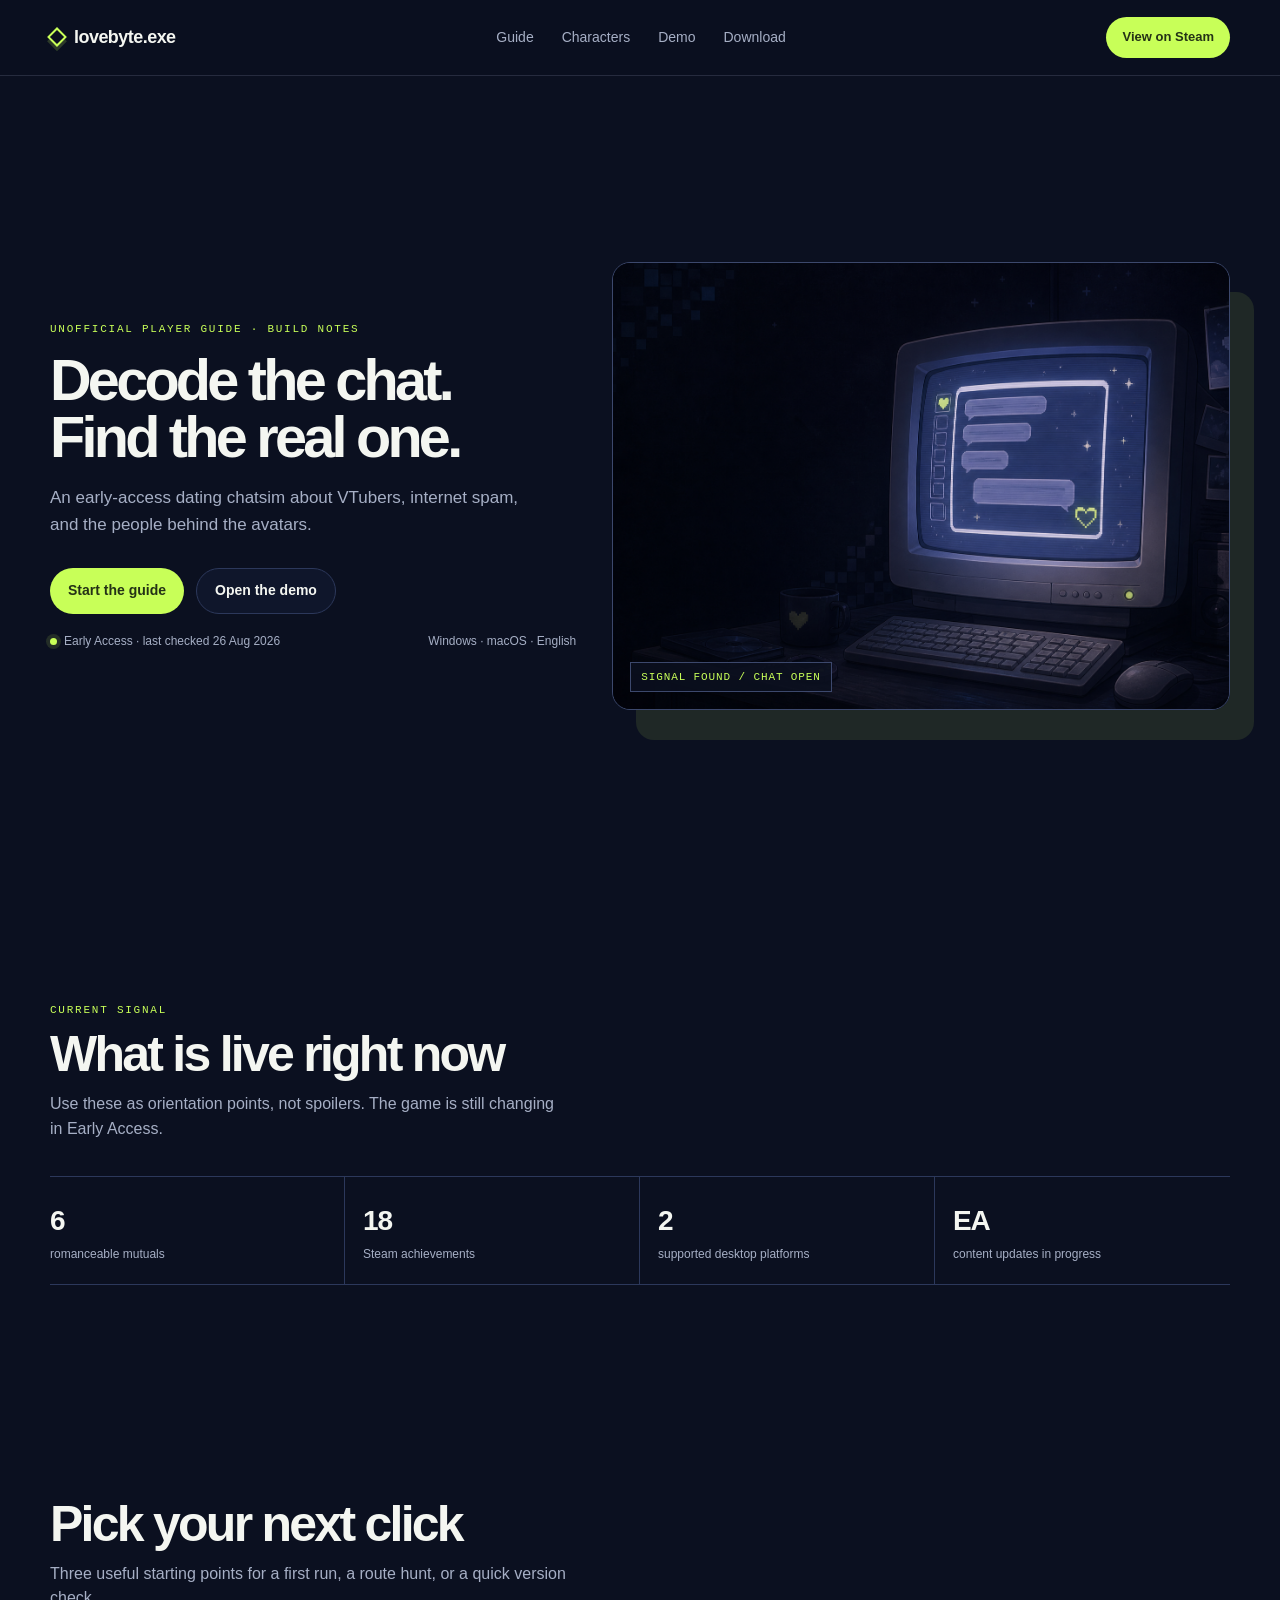
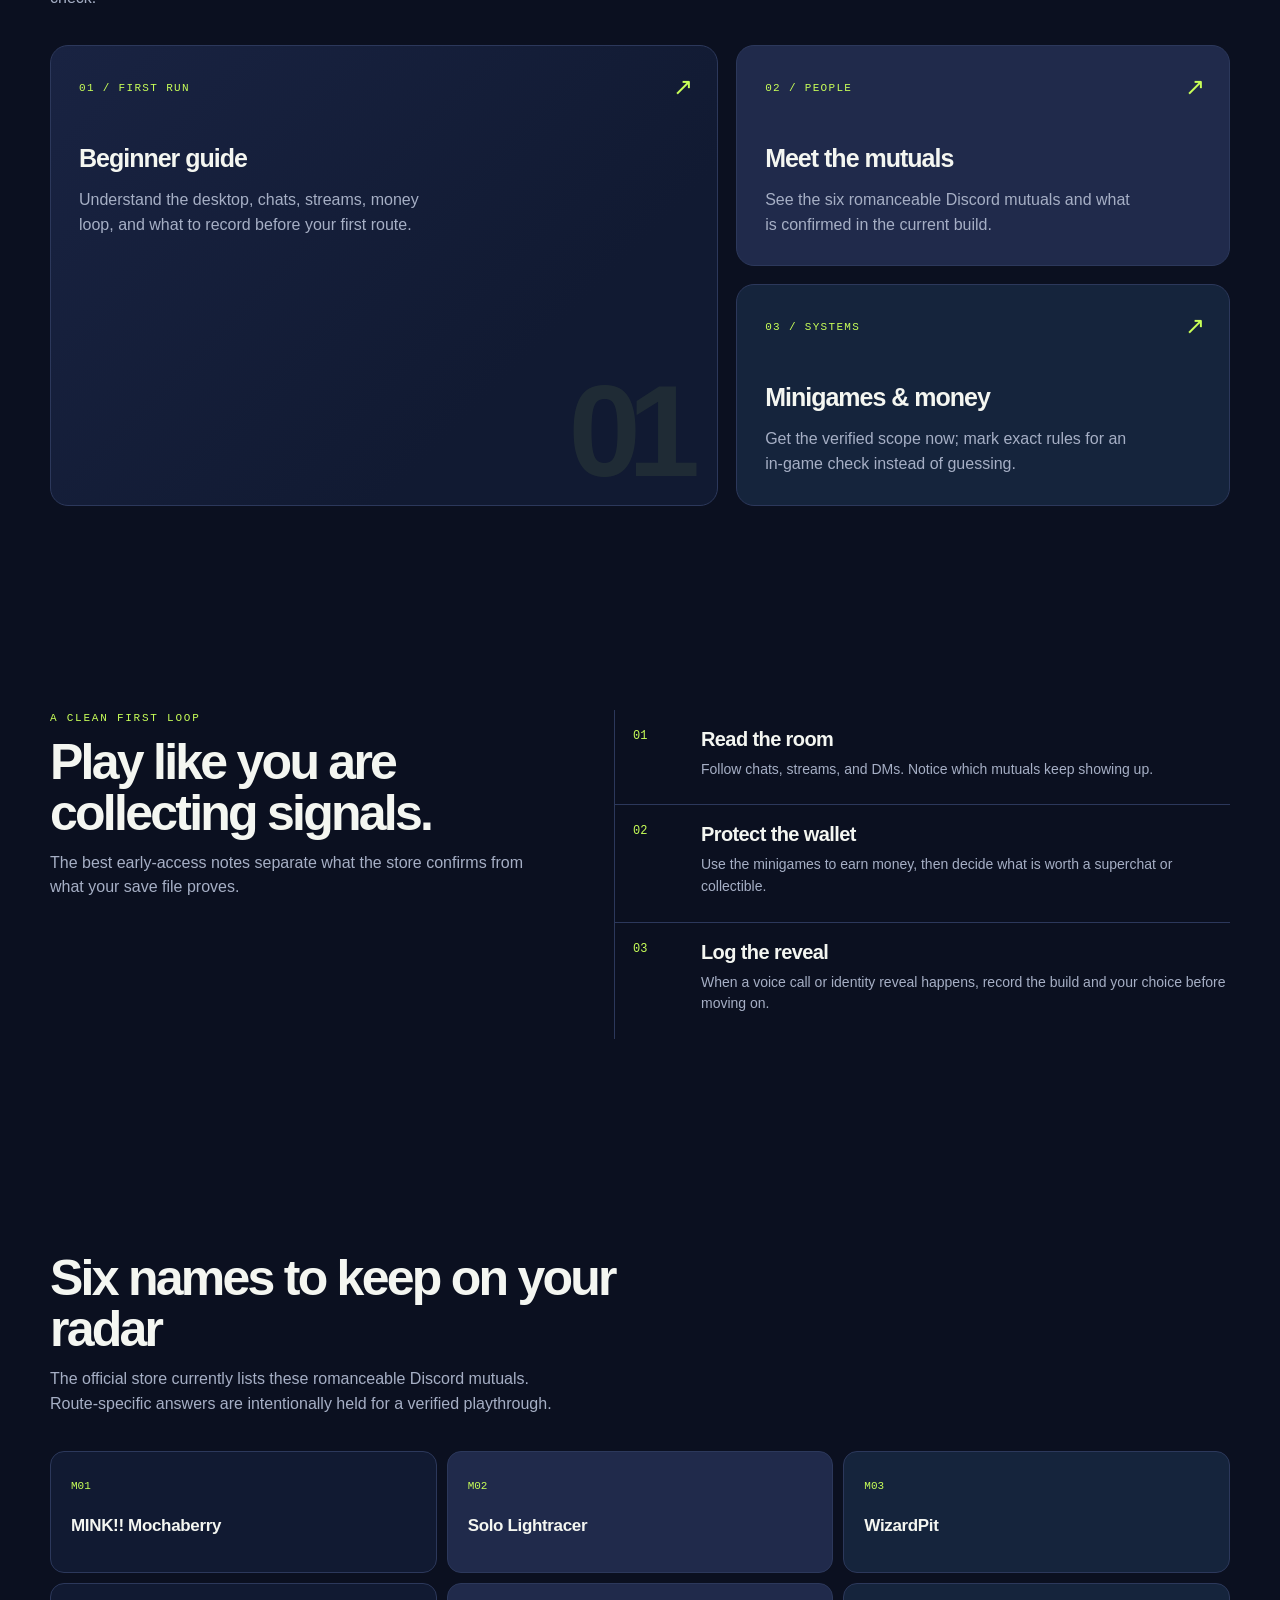
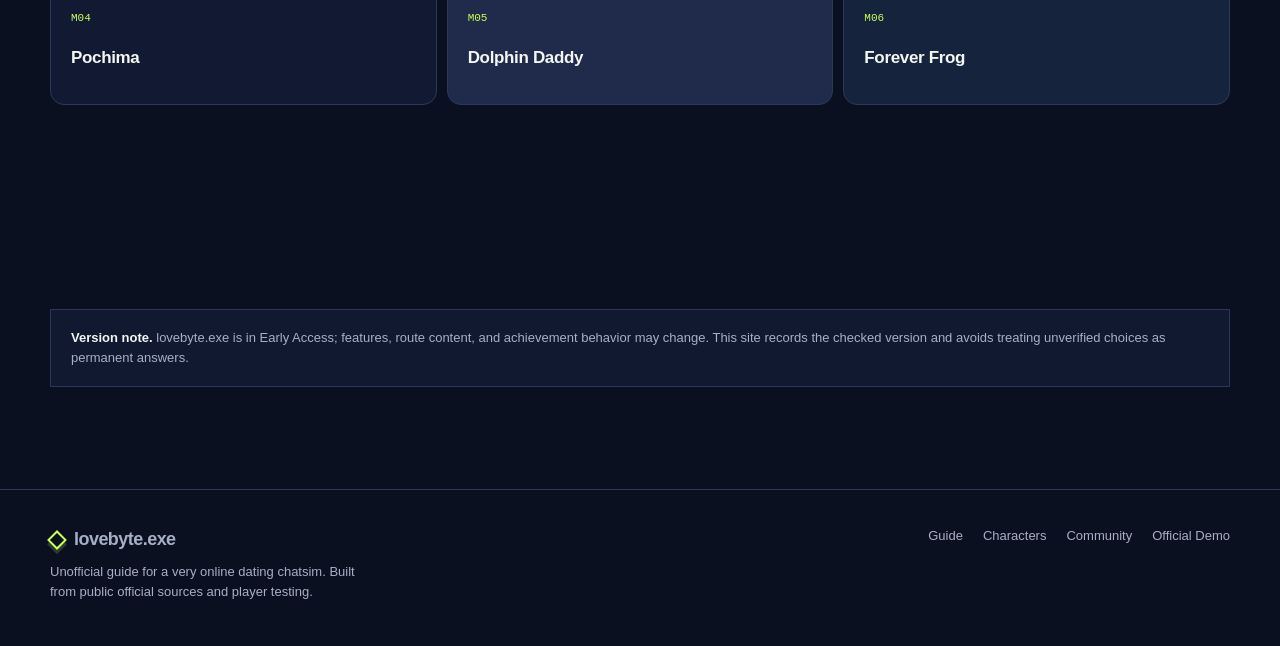
<file: index.html>
<!doctype html>
<html lang="en">
<head>
  <meta charset="utf-8">
  <meta name="viewport" content="width=device-width, initial-scale=1">
  <title>lovebyte.exe guide — routes, characters & minigames</title>
  <meta name="description" content="A clear early-access guide to lovebyte.exe: characters, routes, minigames, choices, achievements, and current version notes for players now.">
  <link rel="canonical" href="https://szwtest111-github-io.vercel.app/">
  <meta name="google-site-verification" content="DRoY5WtRmXW5xrf3tsrM9EcUh_6SKv2xOxC4EX6mjJ0">
  <link rel="stylesheet" href="styles.css">
</head>
<body>
  <a class="skip-link" href="#main">Skip to content</a>
  <header class="site-header">
    <nav class="shell nav" aria-label="Primary navigation">
      <a class="brand" href="index.html"><span class="brand-mark" aria-hidden="true"></span>lovebyte.exe</a>
      <div class="nav-links">
        <a href="guide/index.html">Guide</a>
        <a href="characters/index.html">Characters</a>
        <a href="demo/index.html">Demo</a>
        <a href="download/index.html">Download</a>
      </div>
      <a class="nav-cta" href="https://store.steampowered.com/app/3491690/lovebyteexe/" target="_blank" rel="noreferrer">View on Steam</a>
    </nav>
  </header>
  <main id="main">
    <section class="shell hero">
      <div class="hero-copy">
        <div class="eyebrow">Unofficial player guide · build notes</div>
        <h1>Decode the chat.<br>Find the real one.</h1>
        <p class="hero-lede">An early-access dating chatsim about VTubers, internet spam, and the people behind the avatars.</p>
        <div class="actions">
          <a class="button button-primary" href="guide/beginner/index.html">Start the guide</a>
          <a class="button button-secondary" href="demo/index.html">Open the demo</a>
        </div>
        <div class="hero-note"><span><span class="status-dot"></span>Early Access · last checked 26 Aug 2026</span><span>Windows · macOS · English</span></div>
      </div>
      <div class="hero-visual">
        <img class="hero-image" src="assets/lovebyte-hero.png" alt="A glowing retro computer with a chat window and heart cursor in a dark room">
        <div class="image-label">SIGNAL FOUND / CHAT OPEN</div>
      </div>
    </section>

    <section class="section shell" aria-labelledby="signals-title">
      <div class="section-head"><div class="eyebrow">Current signal</div><h2 id="signals-title">What is live right now</h2><p class="section-intro">Use these as orientation points, not spoilers. The game is still changing in Early Access.</p></div>
      <div class="signal-strip">
        <div class="signal"><span class="signal-value">6</span><span class="signal-label">romanceable mutuals</span></div>
        <div class="signal"><span class="signal-value">18</span><span class="signal-label">Steam achievements</span></div>
        <div class="signal"><span class="signal-value">2</span><span class="signal-label">supported desktop platforms</span></div>
        <div class="signal"><span class="signal-value">EA</span><span class="signal-label">content updates in progress</span></div>
      </div>
    </section>

    <section class="section shell" aria-labelledby="start-title">
      <div class="section-head"><h2 id="start-title">Pick your next click</h2><p class="section-intro">Three useful starting points for a first run, a route hunt, or a quick version check.</p></div>
      <div class="start-grid">
        <a class="start-card primary" href="guide/beginner/index.html"><span class="mini-label">01 / first run</span><span class="arrow" aria-hidden="true">↗</span><h3>Beginner guide</h3><p>Understand the desktop, chats, streams, money loop, and what to record before your first route.</p></a>
        <div class="start-stack">
          <a class="start-card secondary" href="characters/index.html"><span class="mini-label">02 / people</span><span class="arrow" aria-hidden="true">↗</span><h3>Meet the mutuals</h3><p>See the six romanceable Discord mutuals and what is confirmed in the current build.</p></a>
          <a class="start-card secondary" href="guide/minigames/index.html"><span class="mini-label">03 / systems</span><span class="arrow" aria-hidden="true">↗</span><h3>Minigames & money</h3><p>Get the verified scope now; mark exact rules for an in-game check instead of guessing.</p></a>
        </div>
      </div>
    </section>

    <section class="section shell" aria-labelledby="route-title">
      <div class="route-layout">
        <div><div class="eyebrow">A clean first loop</div><h2 id="route-title">Play like you are collecting signals.</h2><p class="section-intro">The best early-access notes separate what the store confirms from what your save file proves.</p></div>
        <div class="route-rail">
          <div class="route-step"><div class="route-number">01</div><div><h3>Read the room</h3><p>Follow chats, streams, and DMs. Notice which mutuals keep showing up.</p></div></div>
          <div class="route-step"><div class="route-number">02</div><div><h3>Protect the wallet</h3><p>Use the minigames to earn money, then decide what is worth a superchat or collectible.</p></div></div>
          <div class="route-step"><div class="route-number">03</div><div><h3>Log the reveal</h3><p>When a voice call or identity reveal happens, record the build and your choice before moving on.</p></div></div>
        </div>
      </div>
    </section>

    <section class="section shell" aria-labelledby="characters-title">
      <div class="section-head"><h2 id="characters-title">Six names to keep on your radar</h2><p class="section-intro">The official store currently lists these romanceable Discord mutuals. Route-specific answers are intentionally held for a verified playthrough.</p></div>
      <div class="characters">
        <a class="character" href="characters/index.html"><span class="character-index">M01</span><h3>MINK!! Mochaberry</h3></a>
        <a class="character" href="characters/index.html"><span class="character-index">M02</span><h3>Solo Lightracer</h3></a>
        <a class="character" href="characters/index.html"><span class="character-index">M03</span><h3>WizardPit</h3></a>
        <a class="character" href="characters/index.html"><span class="character-index">M04</span><h3>Pochima</h3></a>
        <a class="character" href="characters/index.html"><span class="character-index">M05</span><h3>Dolphin Daddy</h3></a>
        <a class="character" href="characters/index.html"><span class="character-index">M06</span><h3>Forever Frog</h3></a>
      </div>
    </section>

    <section class="section shell">
      <div class="disclaimer"><strong>Version note.</strong> lovebyte.exe is in Early Access; features, route content, and achievement behavior may change. This site records the checked version and avoids treating unverified choices as permanent answers.</div>
    </section>
  </main>
  <footer class="footer"><div class="shell footer-grid"><div><a class="brand" href="index.html"><span class="brand-mark" aria-hidden="true"></span>lovebyte.exe</a><p>Unofficial guide for a very online dating chatsim. Built from public official sources and player testing.</p></div><div class="footer-links"><a href="guide/index.html">Guide</a><a href="characters/index.html">Characters</a><a href="https://steamcommunity.com/app/3491690" target="_blank" rel="noreferrer">Community</a><a href="https://nochistudios.itch.io/lovebyte-demo" target="_blank" rel="noreferrer">Official Demo</a></div></div></footer>
</body>
</html>
</file>
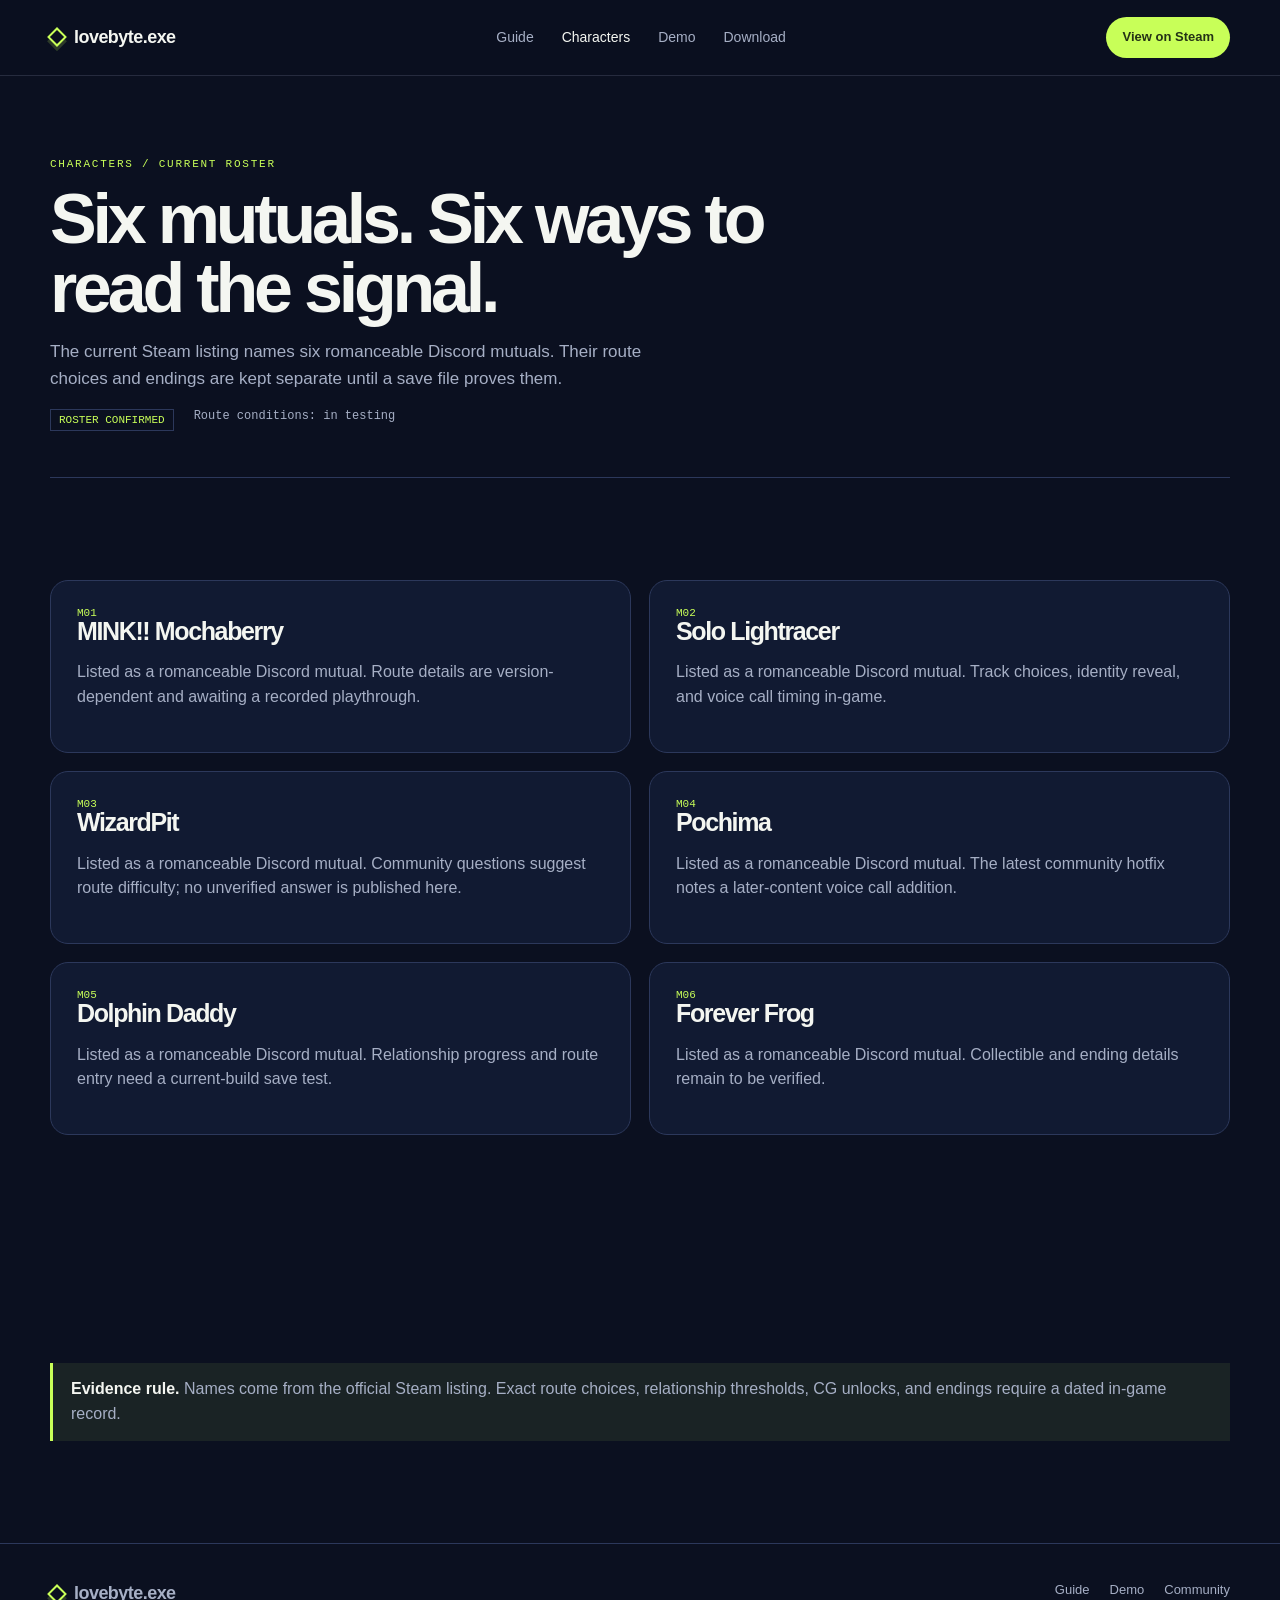
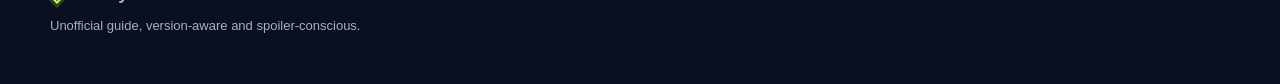
<file: characters/index.html>
<!doctype html>
<html lang="en"><head><meta charset="utf-8"><meta name="viewport" content="width=device-width, initial-scale=1"><title>lovebyte.exe Characters — romanceable Discord mutuals</title><meta name="description" content="Meet the six romanceable Discord mutuals currently listed for lovebyte.exe, with Early Access notes, route evidence, and spoiler boundaries."><link rel="canonical" href="https://szwtest111-github-io.vercel.app/characters/"><link rel="stylesheet" href="../styles.css"></head>
<body><a class="skip-link" href="#main">Skip to content</a><header class="site-header"><nav class="shell nav" aria-label="Primary navigation"><a class="brand" href="../index.html"><span class="brand-mark" aria-hidden="true"></span>lovebyte.exe</a><div class="nav-links"><a href="../guide/index.html">Guide</a><a href="index.html" aria-current="page">Characters</a><a href="../demo/index.html">Demo</a><a href="../download/index.html">Download</a></div><a class="nav-cta" href="https://store.steampowered.com/app/3491690/lovebyteexe/" target="_blank" rel="noreferrer">View on Steam</a></nav></header>
<main id="main"><section class="shell page-hero"><div class="eyebrow">Characters / current roster</div><h1>Six mutuals. Six ways to read the signal.</h1><p>The current Steam listing names six romanceable Discord mutuals. Their route choices and endings are kept separate until a save file proves them.</p><div class="meta-line"><span class="tag">ROSTER CONFIRMED</span><span>Route conditions: in testing</span></div></section>
<section class="section shell"><div class="content-grid"><article class="content-card"><div class="character-index">M01</div><h2>MINK!! Mochaberry</h2><p>Listed as a romanceable Discord mutual. Route details are version-dependent and awaiting a recorded playthrough.</p></article><article class="content-card"><div class="character-index">M02</div><h2>Solo Lightracer</h2><p>Listed as a romanceable Discord mutual. Track choices, identity reveal, and voice call timing in-game.</p></article><article class="content-card"><div class="character-index">M03</div><h2>WizardPit</h2><p>Listed as a romanceable Discord mutual. Community questions suggest route difficulty; no unverified answer is published here.</p></article><article class="content-card"><div class="character-index">M04</div><h2>Pochima</h2><p>Listed as a romanceable Discord mutual. The latest community hotfix notes a later-content voice call addition.</p></article><article class="content-card"><div class="character-index">M05</div><h2>Dolphin Daddy</h2><p>Listed as a romanceable Discord mutual. Relationship progress and route entry need a current-build save test.</p></article><article class="content-card"><div class="character-index">M06</div><h2>Forever Frog</h2><p>Listed as a romanceable Discord mutual. Collectible and ending details remain to be verified.</p></article></div></section>
<section class="section shell"><div class="callout"><strong>Evidence rule.</strong> Names come from the official Steam listing. Exact route choices, relationship thresholds, CG unlocks, and endings require a dated in-game record.</div></section></main>
<footer class="footer"><div class="shell footer-grid"><div><a class="brand" href="../index.html"><span class="brand-mark" aria-hidden="true"></span>lovebyte.exe</a><p>Unofficial guide, version-aware and spoiler-conscious.</p></div><div class="footer-links"><a href="../guide/index.html">Guide</a><a href="../demo/index.html">Demo</a><a href="https://steamcommunity.com/app/3491690" target="_blank" rel="noreferrer">Community</a></div></div></footer></body></html>
</file>
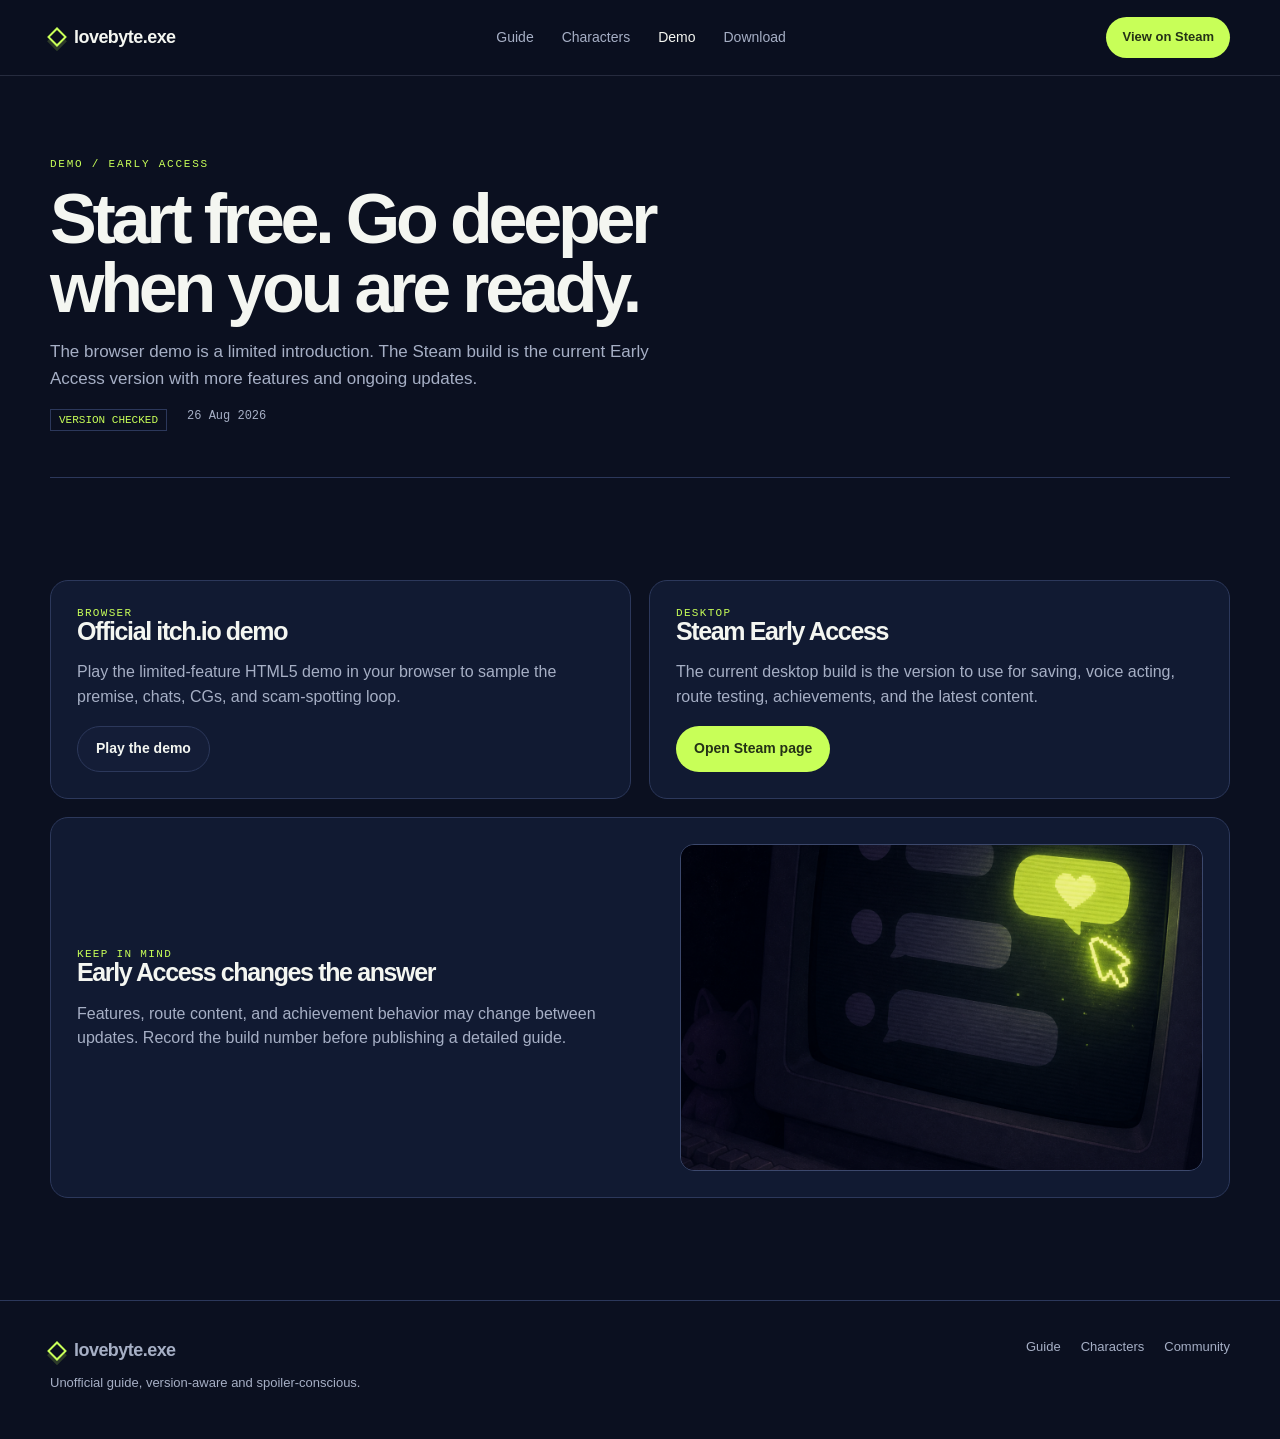
<file: demo/index.html>
<!doctype html>
<html lang="en"><head><meta charset="utf-8"><meta name="viewport" content="width=device-width, initial-scale=1"><title>lovebyte.exe Demo & Early Access — what to play now</title><meta name="description" content="Compare the official lovebyte.exe browser demo with the current Steam Early Access build, including saves, voice acting, and version limits."><link rel="canonical" href="https://szwtest111-github-io.vercel.app/demo/"><link rel="stylesheet" href="../styles.css"></head>
<body><a class="skip-link" href="#main">Skip to content</a><header class="site-header"><nav class="shell nav" aria-label="Primary navigation"><a class="brand" href="../index.html"><span class="brand-mark" aria-hidden="true"></span>lovebyte.exe</a><div class="nav-links"><a href="../guide/index.html">Guide</a><a href="../characters/index.html">Characters</a><a href="index.html" aria-current="page">Demo</a><a href="../download/index.html">Download</a></div><a class="nav-cta" href="https://store.steampowered.com/app/3491690/lovebyteexe/" target="_blank" rel="noreferrer">View on Steam</a></nav></header>
<main id="main"><section class="shell page-hero"><div class="eyebrow">Demo / early access</div><h1>Start free. Go deeper when you are ready.</h1><p>The browser demo is a limited introduction. The Steam build is the current Early Access version with more features and ongoing updates.</p><div class="meta-line"><span class="tag">VERSION CHECKED</span><span>26 Aug 2026</span></div></section>
<section class="section shell"><div class="content-grid"><article class="content-card"><div class="mini-label">Browser</div><h2>Official itch.io demo</h2><p>Play the limited-feature HTML5 demo in your browser to sample the premise, chats, CGs, and scam-spotting loop.</p><a class="button button-secondary" href="https://nochistudios.itch.io/lovebyte-demo" target="_blank" rel="noreferrer">Play the demo</a></article><article class="content-card"><div class="mini-label">Desktop</div><h2>Steam Early Access</h2><p>The current desktop build is the version to use for saving, voice acting, route testing, achievements, and the latest content.</p><a class="button button-primary" href="https://store.steampowered.com/app/3491690/lovebyteexe/" target="_blank" rel="noreferrer">Open Steam page</a></article><article class="content-card wide-card split-card"><div><div class="mini-label">Keep in mind</div><h2>Early Access changes the answer</h2><p>Features, route content, and achievement behavior may change between updates. Record the build number before publishing a detailed guide.</p></div><img class="support-image" src="../assets/lovebyte-signal.png" alt="A glowing lime heart-shaped chat notification on a retro CRT screen"></article></div></section></main>
<footer class="footer"><div class="shell footer-grid"><div><a class="brand" href="../index.html"><span class="brand-mark" aria-hidden="true"></span>lovebyte.exe</a><p>Unofficial guide, version-aware and spoiler-conscious.</p></div><div class="footer-links"><a href="../guide/index.html">Guide</a><a href="../characters/index.html">Characters</a><a href="https://steamcommunity.com/app/3491690" target="_blank" rel="noreferrer">Community</a></div></div></footer></body></html>
</file>
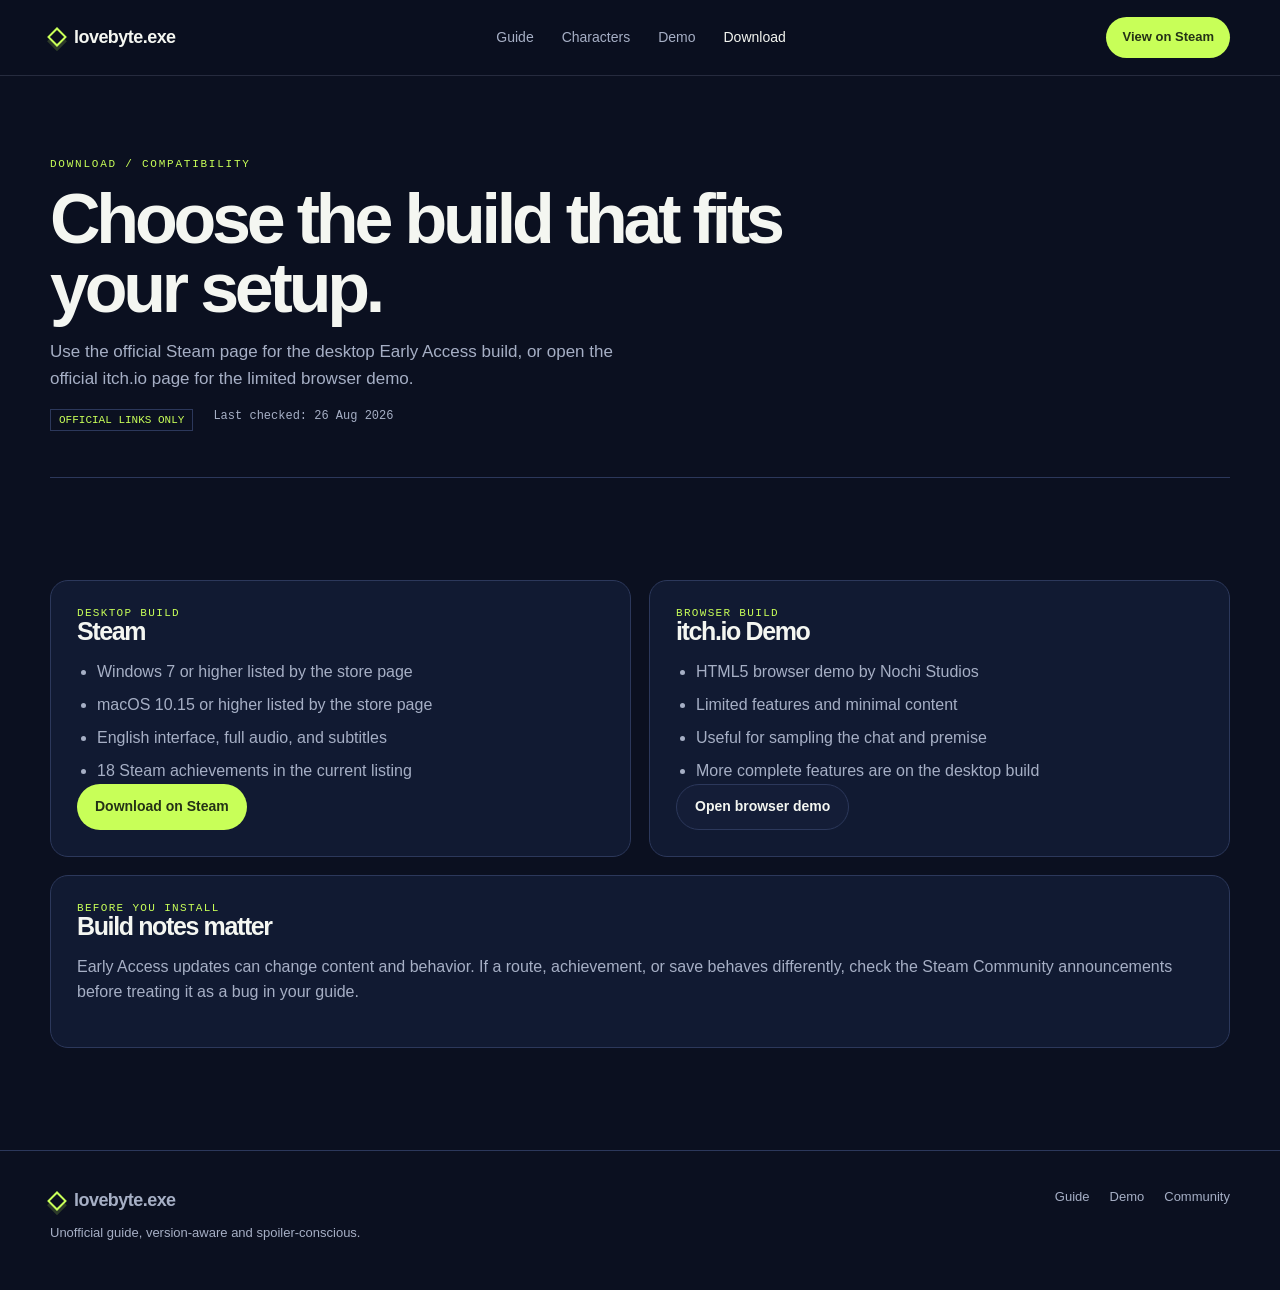
<file: download/index.html>
<!doctype html>
<html lang="en"><head><meta charset="utf-8"><meta name="viewport" content="width=device-width, initial-scale=1"><title>lovebyte.exe Download & System Requirements</title><meta name="description" content="Find the official lovebyte.exe download links and current Windows, macOS, and browser demo requirements for the Early Access build and updates."><link rel="canonical" href="https://szwtest111-github-io.vercel.app/download/"><link rel="stylesheet" href="../styles.css"></head>
<body><a class="skip-link" href="#main">Skip to content</a><header class="site-header"><nav class="shell nav" aria-label="Primary navigation"><a class="brand" href="../index.html"><span class="brand-mark" aria-hidden="true"></span>lovebyte.exe</a><div class="nav-links"><a href="../guide/index.html">Guide</a><a href="../characters/index.html">Characters</a><a href="../demo/index.html">Demo</a><a href="index.html" aria-current="page">Download</a></div><a class="nav-cta" href="https://store.steampowered.com/app/3491690/lovebyteexe/" target="_blank" rel="noreferrer">View on Steam</a></nav></header>
<main id="main"><section class="shell page-hero"><div class="eyebrow">Download / compatibility</div><h1>Choose the build that fits your setup.</h1><p>Use the official Steam page for the desktop Early Access build, or open the official itch.io page for the limited browser demo.</p><div class="meta-line"><span class="tag">OFFICIAL LINKS ONLY</span><span>Last checked: 26 Aug 2026</span></div></section>
<section class="section shell"><div class="content-grid"><article class="content-card"><div class="mini-label">Desktop build</div><h2>Steam</h2><ul><li>Windows 7 or higher listed by the store page</li><li>macOS 10.15 or higher listed by the store page</li><li>English interface, full audio, and subtitles</li><li>18 Steam achievements in the current listing</li></ul><a class="button button-primary" href="https://store.steampowered.com/app/3491690/lovebyteexe/" target="_blank" rel="noreferrer">Download on Steam</a></article><article class="content-card"><div class="mini-label">Browser build</div><h2>itch.io Demo</h2><ul><li>HTML5 browser demo by Nochi Studios</li><li>Limited features and minimal content</li><li>Useful for sampling the chat and premise</li><li>More complete features are on the desktop build</li></ul><a class="button button-secondary" href="https://nochistudios.itch.io/lovebyte-demo" target="_blank" rel="noreferrer">Open browser demo</a></article><article class="content-card wide-card"><div class="mini-label">Before you install</div><h2>Build notes matter</h2><p>Early Access updates can change content and behavior. If a route, achievement, or save behaves differently, check the Steam Community announcements before treating it as a bug in your guide.</p></article></div></section></main>
<footer class="footer"><div class="shell footer-grid"><div><a class="brand" href="../index.html"><span class="brand-mark" aria-hidden="true"></span>lovebyte.exe</a><p>Unofficial guide, version-aware and spoiler-conscious.</p></div><div class="footer-links"><a href="../guide/index.html">Guide</a><a href="../demo/index.html">Demo</a><a href="https://steamcommunity.com/app/3491690" target="_blank" rel="noreferrer">Community</a></div></div></footer></body></html>
</file>
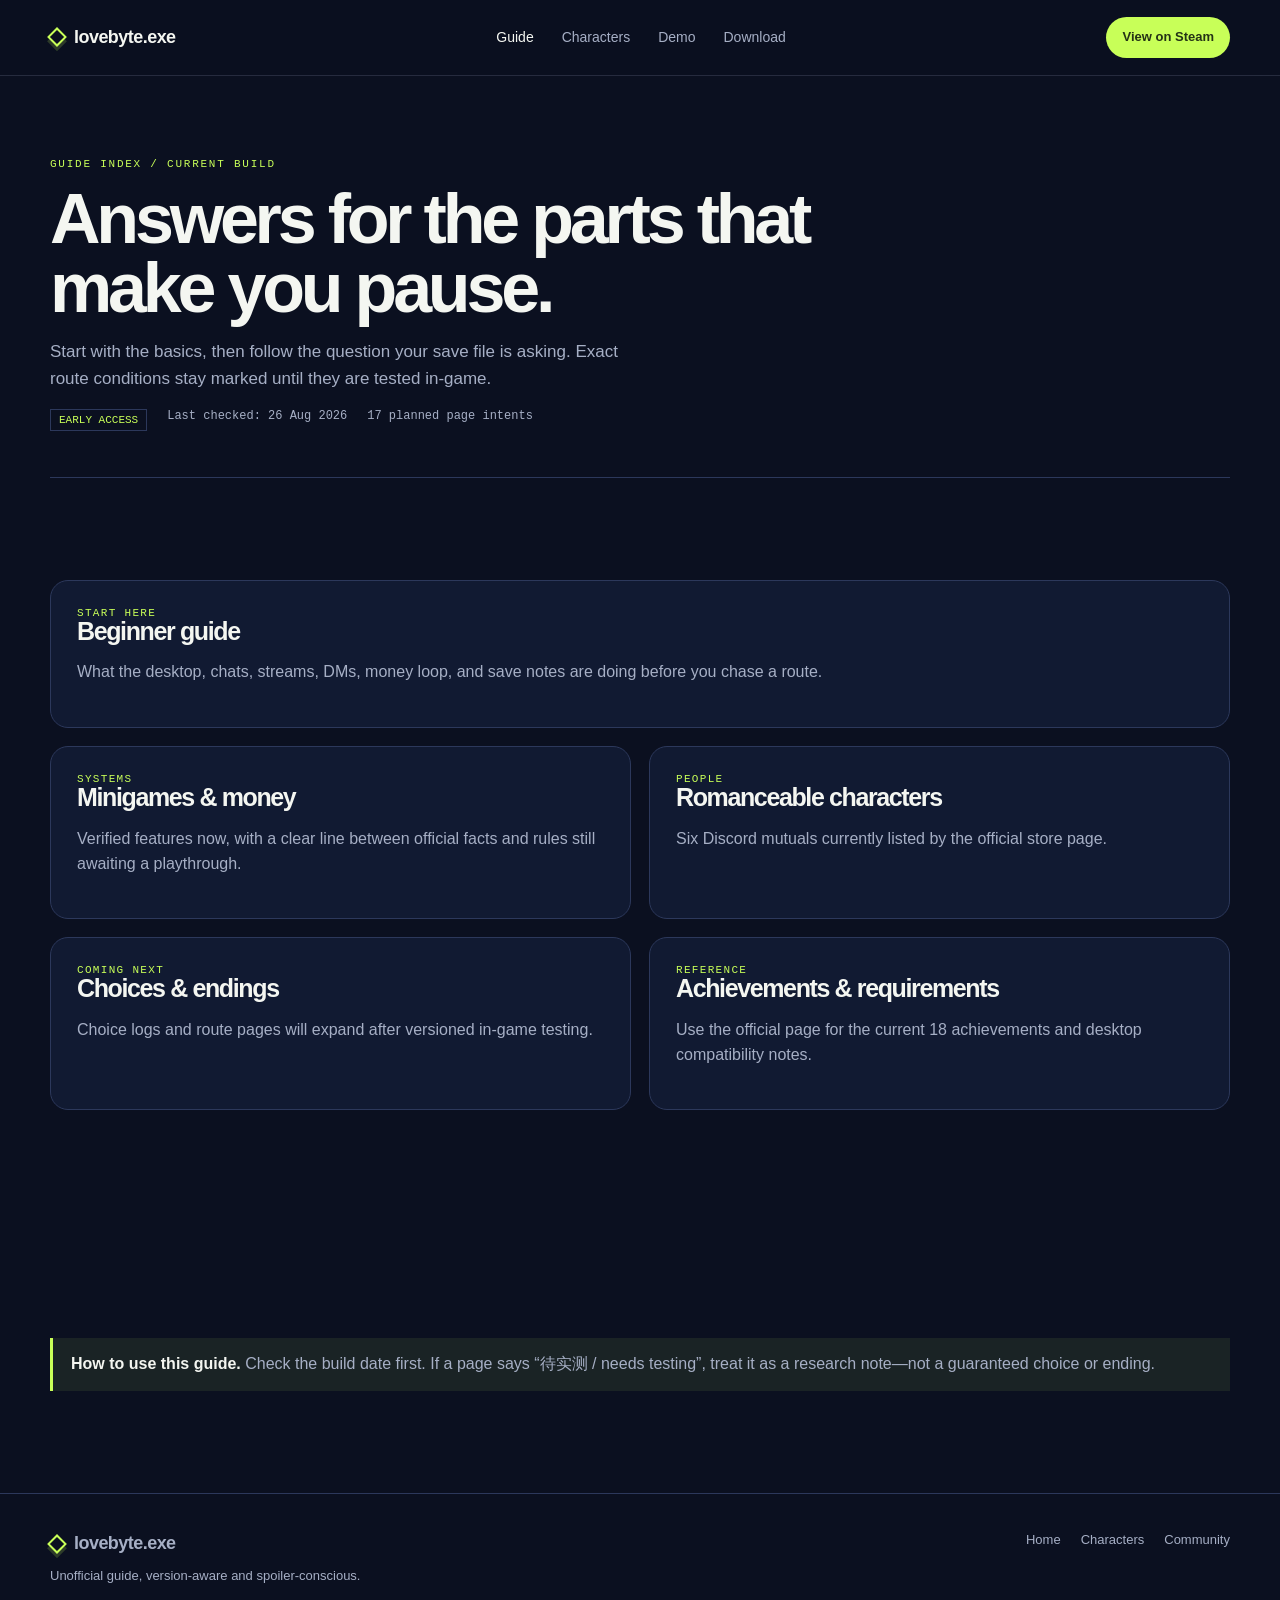
<file: guide/index.html>
<!doctype html>
<html lang="en"><head><meta charset="utf-8"><meta name="viewport" content="width=device-width, initial-scale=1"><title>lovebyte.exe Guide — beginner, choices, minigames & endings</title><meta name="description" content="Browse the lovebyte.exe guide: beginner steps, choices, endings, minigames, money, CGs, calls, achievements, and system requirements from verified notes."><link rel="canonical" href="https://szwtest111-github-io.vercel.app/guide/"><link rel="stylesheet" href="../styles.css"></head>
<body><a class="skip-link" href="#main">Skip to content</a><header class="site-header"><nav class="shell nav" aria-label="Primary navigation"><a class="brand" href="../index.html"><span class="brand-mark" aria-hidden="true"></span>lovebyte.exe</a><div class="nav-links"><a href="index.html" aria-current="page">Guide</a><a href="../characters/index.html">Characters</a><a href="../demo/index.html">Demo</a><a href="../download/index.html">Download</a></div><a class="nav-cta" href="https://store.steampowered.com/app/3491690/lovebyteexe/" target="_blank" rel="noreferrer">View on Steam</a></nav></header>
<main id="main"><section class="shell page-hero"><div class="eyebrow">Guide index / current build</div><h1>Answers for the parts that make you pause.</h1><p>Start with the basics, then follow the question your save file is asking. Exact route conditions stay marked until they are tested in-game.</p><div class="meta-line"><span class="tag">EARLY ACCESS</span><span>Last checked: 26 Aug 2026</span><span>17 planned page intents</span></div></section>
<section class="section shell"><div class="content-grid"><a class="content-card wide-card" href="beginner/index.html"><div class="mini-label">Start here</div><h2>Beginner guide</h2><p>What the desktop, chats, streams, DMs, money loop, and save notes are doing before you chase a route.</p></a><a class="content-card" href="minigames/index.html"><div class="mini-label">Systems</div><h2>Minigames & money</h2><p>Verified features now, with a clear line between official facts and rules still awaiting a playthrough.</p></a><a class="content-card" href="../characters/index.html"><div class="mini-label">People</div><h2>Romanceable characters</h2><p>Six Discord mutuals currently listed by the official store page.</p></a><div class="content-card"><div class="mini-label">Coming next</div><h2>Choices & endings</h2><p>Choice logs and route pages will expand after versioned in-game testing.</p></div><div class="content-card"><div class="mini-label">Reference</div><h2>Achievements & requirements</h2><p>Use the official page for the current 18 achievements and desktop compatibility notes.</p></div></div></section>
<section class="section shell"><div class="callout"><strong>How to use this guide.</strong> Check the build date first. If a page says “待实测 / needs testing”, treat it as a research note—not a guaranteed choice or ending.</div></section></main>
<footer class="footer"><div class="shell footer-grid"><div><a class="brand" href="../index.html"><span class="brand-mark" aria-hidden="true"></span>lovebyte.exe</a><p>Unofficial guide, version-aware and spoiler-conscious.</p></div><div class="footer-links"><a href="../index.html">Home</a><a href="../characters/index.html">Characters</a><a href="https://steamcommunity.com/app/3491690" target="_blank" rel="noreferrer">Community</a></div></div></footer></body></html>
</file>
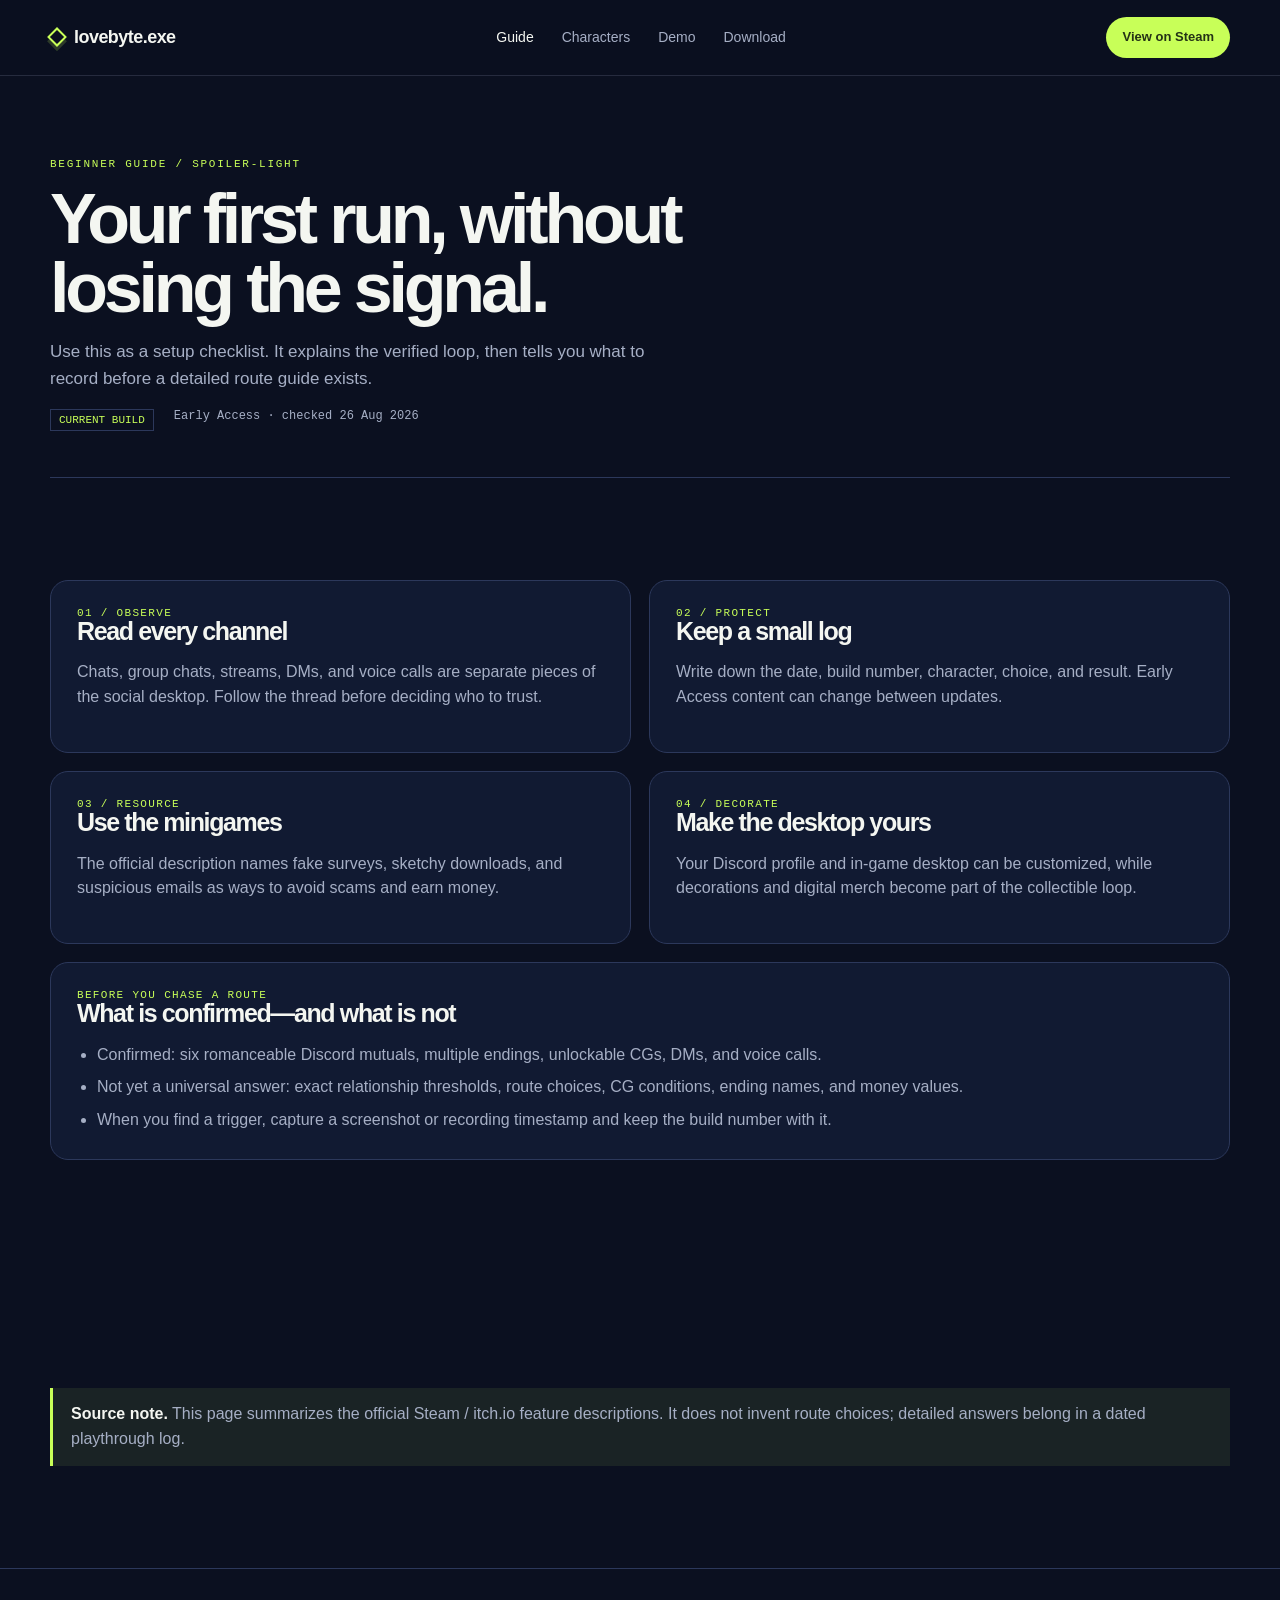
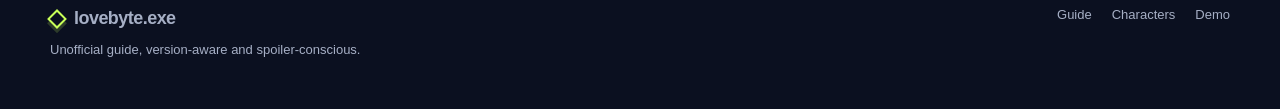
<file: guide/beginner/index.html>
<!doctype html>
<html lang="en"><head><meta charset="utf-8"><meta name="viewport" content="width=device-width, initial-scale=1"><title>lovebyte.exe Beginner Guide — first run checklist</title><meta name="description" content="A spoiler-light lovebyte.exe beginner guide covering chats, streams, money, minigames, and what to record before chasing a route in Early Access."><link rel="canonical" href="https://szwtest111-github-io.vercel.app/guide/beginner/"><link rel="stylesheet" href="../../styles.css"></head>
<body><a class="skip-link" href="#main">Skip to content</a><header class="site-header"><nav class="shell nav" aria-label="Primary navigation"><a class="brand" href="../../index.html"><span class="brand-mark" aria-hidden="true"></span>lovebyte.exe</a><div class="nav-links"><a href="../index.html" aria-current="page">Guide</a><a href="../../characters/index.html">Characters</a><a href="../../demo/index.html">Demo</a><a href="../../download/index.html">Download</a></div><a class="nav-cta" href="https://store.steampowered.com/app/3491690/lovebyteexe/" target="_blank" rel="noreferrer">View on Steam</a></nav></header>
<main id="main"><section class="shell page-hero"><div class="eyebrow">Beginner guide / spoiler-light</div><h1>Your first run, without losing the signal.</h1><p>Use this as a setup checklist. It explains the verified loop, then tells you what to record before a detailed route guide exists.</p><div class="meta-line"><span class="tag">CURRENT BUILD</span><span>Early Access · checked 26 Aug 2026</span></div></section>
<section class="section shell"><div class="content-grid"><article class="content-card"><div class="mini-label">01 / observe</div><h2>Read every channel</h2><p>Chats, group chats, streams, DMs, and voice calls are separate pieces of the social desktop. Follow the thread before deciding who to trust.</p></article><article class="content-card"><div class="mini-label">02 / protect</div><h2>Keep a small log</h2><p>Write down the date, build number, character, choice, and result. Early Access content can change between updates.</p></article><article class="content-card"><div class="mini-label">03 / resource</div><h2>Use the minigames</h2><p>The official description names fake surveys, sketchy downloads, and suspicious emails as ways to avoid scams and earn money.</p></article><article class="content-card"><div class="mini-label">04 / decorate</div><h2>Make the desktop yours</h2><p>Your Discord profile and in-game desktop can be customized, while decorations and digital merch become part of the collectible loop.</p></article><article class="content-card wide-card"><div class="mini-label">Before you chase a route</div><h2>What is confirmed—and what is not</h2><ul><li>Confirmed: six romanceable Discord mutuals, multiple endings, unlockable CGs, DMs, and voice calls.</li><li>Not yet a universal answer: exact relationship thresholds, route choices, CG conditions, ending names, and money values.</li><li>When you find a trigger, capture a screenshot or recording timestamp and keep the build number with it.</li></ul></article></div></section>
<section class="section shell"><div class="callout"><strong>Source note.</strong> This page summarizes the official Steam / itch.io feature descriptions. It does not invent route choices; detailed answers belong in a dated playthrough log.</div></section></main>
<footer class="footer"><div class="shell footer-grid"><div><a class="brand" href="../../index.html"><span class="brand-mark" aria-hidden="true"></span>lovebyte.exe</a><p>Unofficial guide, version-aware and spoiler-conscious.</p></div><div class="footer-links"><a href="../index.html">Guide</a><a href="../../characters/index.html">Characters</a><a href="../../demo/index.html">Demo</a></div></div></footer></body></html>
</file>
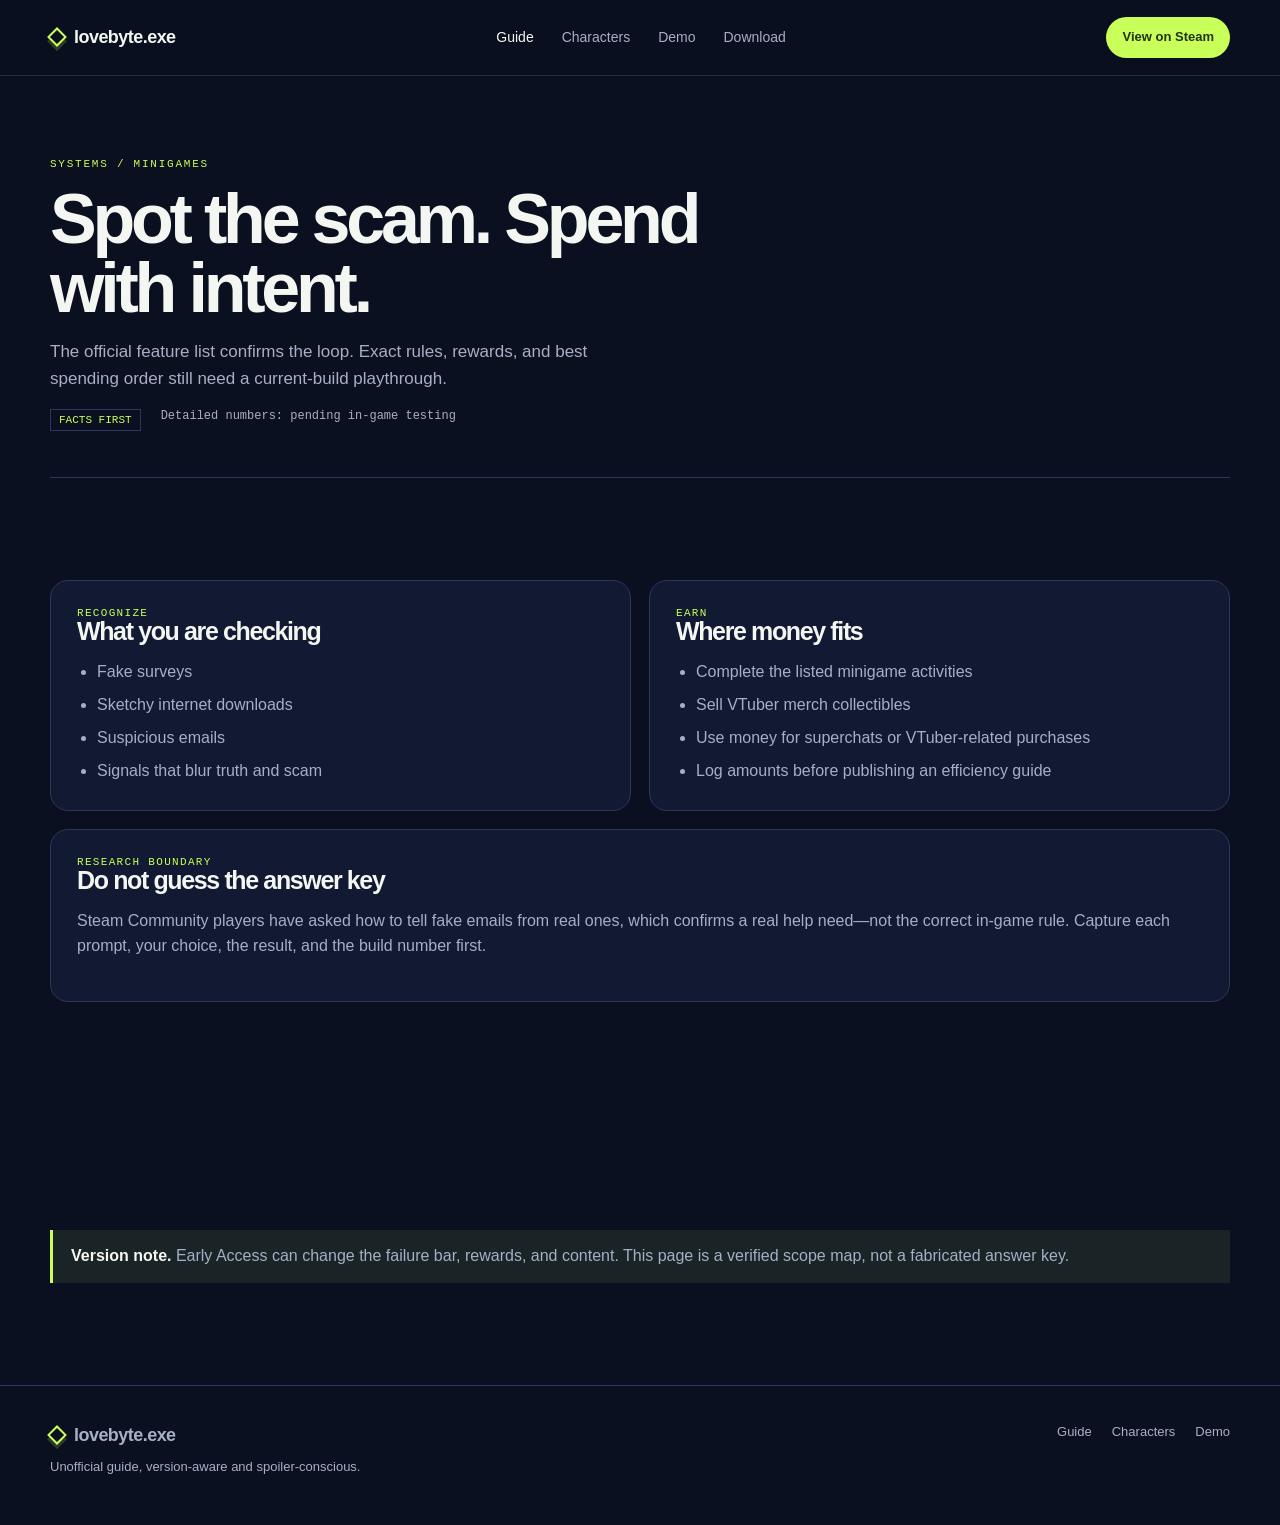
<file: guide/minigames/index.html>
<!doctype html>
<html lang="en"><head><meta charset="utf-8"><meta name="viewport" content="width=device-width, initial-scale=1"><title>lovebyte.exe Minigames & Money Guide</title><meta name="description" content="See what the official lovebyte.exe listing confirms about scam-spotting minigames, money, merch, and superchat spending in the current Early Access build."><link rel="canonical" href="https://szwtest111-github-io.vercel.app/guide/minigames/"><link rel="stylesheet" href="../../styles.css"></head>
<body><a class="skip-link" href="#main">Skip to content</a><header class="site-header"><nav class="shell nav" aria-label="Primary navigation"><a class="brand" href="../../index.html"><span class="brand-mark" aria-hidden="true"></span>lovebyte.exe</a><div class="nav-links"><a href="../index.html" aria-current="page">Guide</a><a href="../../characters/index.html">Characters</a><a href="../../demo/index.html">Demo</a><a href="../../download/index.html">Download</a></div><a class="nav-cta" href="https://store.steampowered.com/app/3491690/lovebyteexe/" target="_blank" rel="noreferrer">View on Steam</a></nav></header>
<main id="main"><section class="shell page-hero"><div class="eyebrow">Systems / minigames</div><h1>Spot the scam. Spend with intent.</h1><p>The official feature list confirms the loop. Exact rules, rewards, and best spending order still need a current-build playthrough.</p><div class="meta-line"><span class="tag">FACTS FIRST</span><span>Detailed numbers: pending in-game testing</span></div></section>
<section class="section shell"><div class="content-grid"><article class="content-card"><div class="mini-label">Recognize</div><h2>What you are checking</h2><ul><li>Fake surveys</li><li>Sketchy internet downloads</li><li>Suspicious emails</li><li>Signals that blur truth and scam</li></ul></article><article class="content-card"><div class="mini-label">Earn</div><h2>Where money fits</h2><ul><li>Complete the listed minigame activities</li><li>Sell VTuber merch collectibles</li><li>Use money for superchats or VTuber-related purchases</li><li>Log amounts before publishing an efficiency guide</li></ul></article><article class="content-card wide-card"><div class="mini-label">Research boundary</div><h2>Do not guess the answer key</h2><p>Steam Community players have asked how to tell fake emails from real ones, which confirms a real help need—not the correct in-game rule. Capture each prompt, your choice, the result, and the build number first.</p></article></div></section>
<section class="section shell"><div class="callout"><strong>Version note.</strong> Early Access can change the failure bar, rewards, and content. This page is a verified scope map, not a fabricated answer key.</div></section></main>
<footer class="footer"><div class="shell footer-grid"><div><a class="brand" href="../../index.html"><span class="brand-mark" aria-hidden="true"></span>lovebyte.exe</a><p>Unofficial guide, version-aware and spoiler-conscious.</p></div><div class="footer-links"><a href="../index.html">Guide</a><a href="../../characters/index.html">Characters</a><a href="../../demo/index.html">Demo</a></div></div></footer></body></html>
</file>
<file: styles.css>
:root {
  --ink: #0b1020;
  --ink-2: #111a32;
  --ink-3: #192342;
  --line: #2c385b;
  --text: #f4f6f1;
  --muted: #a6afc5;
  --accent: #c8ff58;
  --accent-dark: #243216;
  --soft: #e8ebf1;
  --radius: 18px;
  --max: 1180px;
}

* { box-sizing: border-box; }
html { scroll-behavior: smooth; }
body {
  margin: 0;
  background: var(--ink);
  color: var(--text);
  font-family: "Avenir Next", "Helvetica Neue", Helvetica, Arial, sans-serif;
  line-height: 1.55;
}
a { color: inherit; text-decoration: none; }
a:focus-visible, button:focus-visible { outline: 3px solid var(--accent); outline-offset: 4px; }
.shell { width: min(var(--max), calc(100% - 40px)); margin: 0 auto; }
.site-header {
  height: 76px;
  border-bottom: 1px solid rgba(166, 175, 197, .18);
  background: rgba(11, 16, 32, .92);
  position: sticky; top: 0; z-index: 10;
  backdrop-filter: blur(14px);
}
.nav { height: 100%; display: flex; align-items: center; justify-content: space-between; gap: 28px; }
.brand { display: inline-flex; align-items: center; gap: 10px; font-weight: 800; letter-spacing: -.03em; font-size: 18px; }
.brand-mark { width: 14px; height: 14px; border: 2px solid var(--accent); display: inline-block; transform: rotate(45deg); box-shadow: 3px 3px 0 rgba(200, 255, 88, .18); }
.nav-links { display: flex; align-items: center; gap: 28px; color: var(--muted); font-size: 14px; }
.nav-links a { transition: color .2s ease; }
.nav-links a:hover, .nav-links a[aria-current="page"] { color: var(--text); }
.nav-cta { padding: 10px 16px; background: var(--accent); color: var(--accent-dark); font-size: 13px; font-weight: 800; border-radius: 999px; white-space: nowrap; }
.nav-cta:hover { filter: brightness(1.08); }
.eyebrow { color: var(--accent); font-family: ui-monospace, SFMono-Regular, Menlo, monospace; font-size: 11px; letter-spacing: .16em; text-transform: uppercase; }
.hero { min-height: calc(100dvh - 76px); display: grid; grid-template-columns: minmax(0, .92fr) minmax(0, 1.08fr); align-items: center; gap: 36px; padding: 54px 0 58px; }
.hero-copy { max-width: 560px; }
.hero h1 { margin: 14px 0 20px; max-width: 600px; font-size: clamp(42px, 4.5vw, 60px); letter-spacing: -.065em; line-height: .98; }
.hero-lede { max-width: 470px; color: var(--muted); font-size: 17px; line-height: 1.55; }
.actions { display: flex; flex-wrap: wrap; gap: 12px; margin-top: 30px; }
.button { display: inline-flex; align-items: center; justify-content: center; min-height: 46px; padding: 0 18px; border-radius: 999px; font-size: 14px; font-weight: 800; transition: transform .2s ease, background .2s ease; }
.button:hover { transform: translateY(-2px); }
.button-primary { background: var(--accent); color: var(--accent-dark); }
.button-secondary { border: 1px solid var(--line); color: var(--text); background: rgba(25, 35, 66, .32); }
.hero-visual { position: relative; }
.hero-image { width: 100%; aspect-ratio: 1.38; object-fit: cover; object-position: 65% center; border-radius: var(--radius); border: 1px solid #3c486c; box-shadow: 24px 30px 0 rgba(200, 255, 88, .10); display: block; }
.image-label { position: absolute; left: 18px; bottom: 18px; padding: 8px 10px; background: rgba(11, 16, 32, .84); border: 1px solid #3c486c; color: var(--accent); font: 11px ui-monospace, SFMono-Regular, Menlo, monospace; letter-spacing: .08em; }
.hero-note { margin-top: 18px; display: flex; justify-content: space-between; gap: 16px; color: var(--muted); font-size: 12px; }
.status-dot { display: inline-block; width: 7px; height: 7px; margin-right: 7px; border-radius: 50%; background: var(--accent); box-shadow: 0 0 0 4px rgba(200, 255, 88, .12); }
.section { padding: 102px 0; }
.section-head { max-width: 650px; margin-bottom: 34px; }
.section h2 { margin: 10px 0 12px; font-size: clamp(30px, 4vw, 50px); line-height: 1.02; letter-spacing: -.055em; }
.section-intro { margin: 0; color: var(--muted); max-width: 58ch; }
.signal-strip { display: grid; grid-template-columns: repeat(4, 1fr); border-top: 1px solid var(--line); border-bottom: 1px solid var(--line); }
.signal { padding: 22px 18px 20px 0; border-right: 1px solid var(--line); }
.signal + .signal { padding-left: 18px; }
.signal:last-child { border-right: 0; }
.signal-value { display: block; font-size: 28px; font-weight: 800; letter-spacing: -.04em; }
.signal-label { display: block; color: var(--muted); font-size: 12px; margin-top: 3px; }
.start-grid { display: grid; grid-template-columns: 1.15fr .85fr; gap: 18px; }
.start-card { min-height: 220px; padding: 28px; border: 1px solid var(--line); border-radius: var(--radius); position: relative; overflow: hidden; }
.start-card h3 { margin: 40px 0 10px; font-size: 25px; letter-spacing: -.04em; }
.start-card p { color: var(--muted); max-width: 42ch; margin: 0; }
.start-card .arrow { position: absolute; right: 24px; top: 22px; font-size: 24px; color: var(--accent); }
.start-card.primary { background: linear-gradient(135deg, #192342, #111a32 70%); }
.start-card.primary::after { content: "01"; position: absolute; right: 30px; bottom: -28px; font-size: 130px; font-weight: 900; color: rgba(200, 255, 88, .08); letter-spacing: -.1em; }
.start-card.secondary { background: #202a4b; }
.start-card.secondary + .start-card.secondary { background: #15243c; }
.start-stack { display: grid; gap: 18px; }
.mini-label { font: 11px ui-monospace, SFMono-Regular, Menlo, monospace; color: var(--accent); letter-spacing: .12em; text-transform: uppercase; }
.route-layout { display: grid; grid-template-columns: .9fr 1.1fr; gap: 60px; align-items: start; }
.route-rail { border-left: 1px solid var(--line); }
.route-step { display: grid; grid-template-columns: 48px 1fr; gap: 20px; padding: 14px 0 24px 18px; border-bottom: 1px solid var(--line); }
.route-step:last-child { border-bottom: 0; }
.route-number { color: var(--accent); font: 12px ui-monospace, SFMono-Regular, Menlo, monospace; padding-top: 5px; }
.route-step h3 { margin: 0 0 4px; font-size: 20px; letter-spacing: -.03em; }
.route-step p { color: var(--muted); margin: 0; font-size: 14px; }
.characters { display: grid; grid-template-columns: repeat(3, 1fr); gap: 10px; }
.character { min-height: 122px; padding: 20px; border: 1px solid var(--line); border-radius: 14px; background: var(--ink-2); }
.character:nth-child(2), .character:nth-child(5) { background: #202a4b; }
.character:nth-child(3), .character:nth-child(6) { background: #15243c; }
.character-index { color: var(--accent); font: 11px ui-monospace, SFMono-Regular, Menlo, monospace; }
.character h3 { margin: 17px 0 0; font-size: 17px; letter-spacing: -.02em; }
.disclaimer { border: 1px solid var(--line); background: rgba(25, 35, 66, .5); padding: 18px 20px; color: var(--muted); font-size: 13px; }
.disclaimer strong { color: var(--text); }
.footer { border-top: 1px solid var(--line); padding: 36px 0 44px; color: var(--muted); font-size: 13px; }
.footer-grid { display: flex; justify-content: space-between; gap: 30px; align-items: flex-start; }
.footer p { margin: 8px 0 0; max-width: 44ch; }
.footer-links { display: flex; gap: 20px; flex-wrap: wrap; }
.footer-links a:hover { color: var(--text); }
.page-hero { padding: 80px 0 46px; border-bottom: 1px solid var(--line); }
.page-hero h1 { margin: 12px 0 14px; max-width: 760px; font-size: clamp(42px, 6vw, 70px); line-height: .98; letter-spacing: -.06em; }
.page-hero p { max-width: 64ch; color: var(--muted); font-size: 17px; }
.content-grid { display: grid; grid-template-columns: 1fr 1fr; gap: 18px; }
.content-card { border: 1px solid var(--line); border-radius: var(--radius); padding: 26px; background: var(--ink-2); }
.content-card h2 { font-size: 25px; margin: 0 0 10px; }
.content-card p, .content-card li { color: var(--muted); }
.content-card ul { padding-left: 20px; margin-bottom: 0; }
.content-card li + li { margin-top: 8px; }
.wide-card { grid-column: 1 / -1; }
.split-card { display: grid; grid-template-columns: 1.05fr .95fr; gap: 24px; align-items: center; }
.support-image { width: 100%; aspect-ratio: 1.6; object-fit: cover; border-radius: 14px; border: 1px solid #3c486c; display: block; }
.meta-line { display: flex; flex-wrap: wrap; gap: 10px 20px; color: var(--muted); font: 12px ui-monospace, SFMono-Regular, Menlo, monospace; }
.tag { border: 1px solid var(--line); color: var(--accent); padding: 4px 8px; font-size: 11px; }
.source-list { display: grid; gap: 10px; margin: 0; padding: 0; list-style: none; }
.source-list li { display: flex; justify-content: space-between; gap: 18px; padding: 12px 0; border-bottom: 1px solid var(--line); }
.source-list a { color: var(--accent); }
.source-list a:hover { text-decoration: underline; }
.callout { margin-top: 24px; border-left: 3px solid var(--accent); padding: 14px 18px; background: rgba(200, 255, 88, .08); color: var(--muted); }
.callout strong { color: var(--text); }
.skip-link { position: absolute; left: -999px; top: 10px; }
.skip-link:focus { left: 10px; background: var(--accent); color: var(--accent-dark); padding: 8px 12px; z-index: 20; }
@media (max-width: 820px) {
  .shell { width: min(var(--max), calc(100% - 28px)); }
  .site-header { height: auto; min-height: 68px; }
  .nav { padding: 14px 0; flex-wrap: wrap; gap: 14px 20px; }
  .nav-links { order: 3; width: 100%; justify-content: space-between; gap: 12px; font-size: 13px; }
  .nav-cta { margin-left: auto; }
  .hero { grid-template-columns: 1fr; gap: 34px; padding: 54px 0 66px; }
  .hero h1 { font-size: clamp(44px, 15vw, 66px); }
  .hero-image { box-shadow: 12px 16px 0 rgba(200, 255, 88, .10); }
  .section { padding: 72px 0; }
  .signal-strip { grid-template-columns: repeat(2, 1fr); }
  .signal { border-bottom: 1px solid var(--line); }
  .signal:nth-child(2) { border-right: 0; }
  .signal:nth-child(3), .signal:nth-child(4) { border-bottom: 0; }
  .signal:nth-child(3) { padding-left: 0; }
  .start-grid, .route-layout, .content-grid { grid-template-columns: 1fr; gap: 14px; }
  .split-card { grid-template-columns: 1fr; }
  .wide-card { grid-column: auto; }
  .characters { grid-template-columns: repeat(2, 1fr); }
  .footer-grid { flex-direction: column; }
}
@media (max-width: 460px) {
  .nav-links { overflow-x: auto; justify-content: flex-start; padding-bottom: 2px; }
  .nav-links a { white-space: nowrap; }
  .hero-note { flex-direction: column; gap: 6px; }
  .characters { grid-template-columns: 1fr; }
  .source-list li { flex-direction: column; gap: 5px; }
}
@media (prefers-reduced-motion: reduce) { html { scroll-behavior: auto; } *, *::before, *::after { transition-duration: .01ms !important; animation-duration: .01ms !important; } }
</file>
